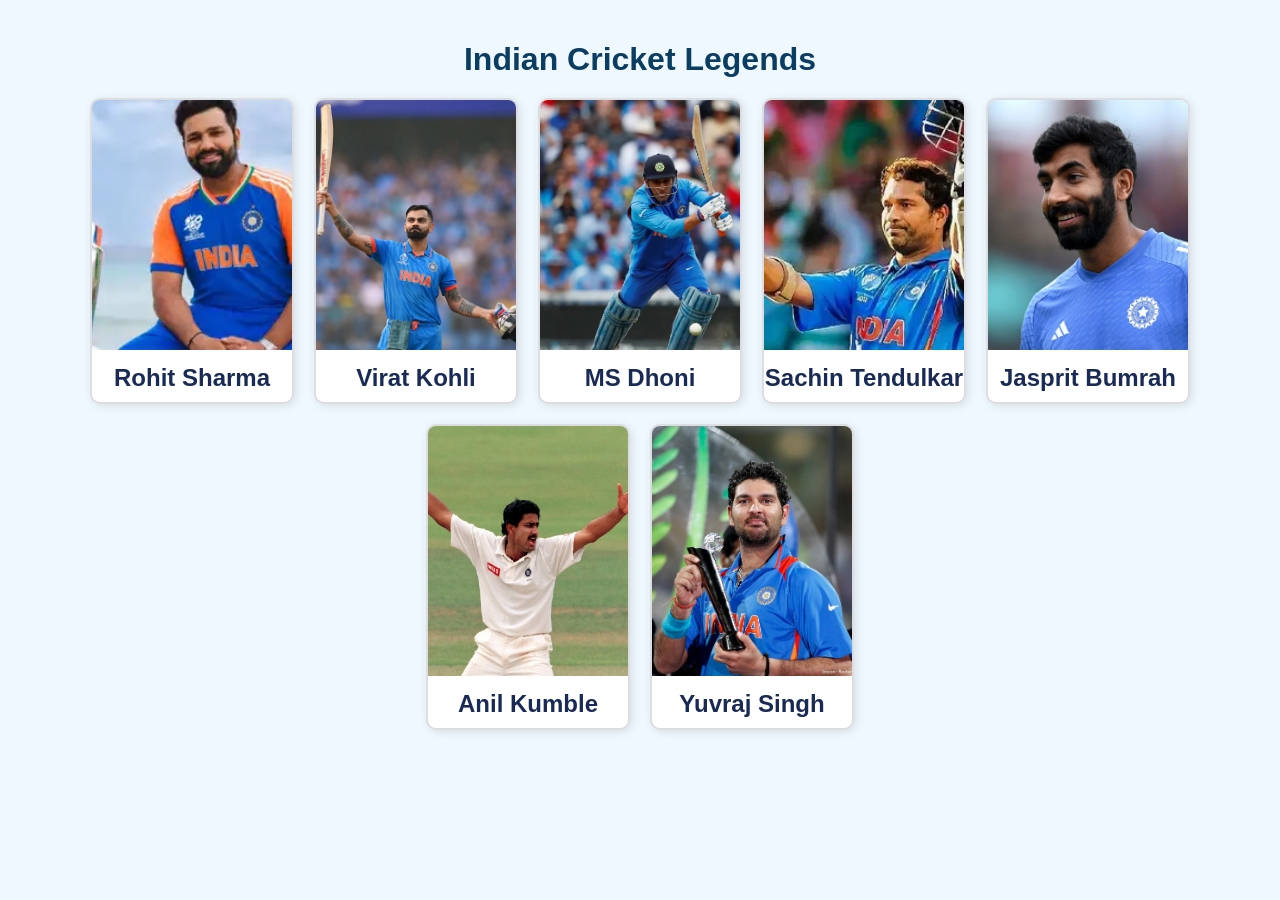
<file: index.html>
<!DOCTYPE html>
<html lang="en">
  <head>
    <meta charset="UTF-8" />
    <meta name="viewport" content="width=device-width, initial-scale=1" />
    <title>Indian Cricket Players</title>
    <link rel="stylesheet" href="style.css" />
  </head>
  <body>
    <h1>Indian Cricket Legends</h1>
    <div class="container">
      <a href="rohit.html" class="player">
        <img src="images/rohit.webp" alt="Rohit Sharma" />
        <h2>Rohit Sharma</h2>
      </a>
      <a href="kohli.html" class="player">
        <img src="images/virat.webp" alt="Virat Kohli" />
        <h2>Virat Kohli</h2>
      </a>
      <a href="msdhoni.html" class="player">
        <img src="images/ms.webp" alt="MS Dhoni" />
        <h2>MS Dhoni</h2>
      </a>
      <a href="tendulkar.html" class="player">
        <img src="images/sachin.webp" alt="Sachin Tendulkar" />
        <h2>Sachin Tendulkar</h2>
      </a>
      <a href="bumrah.html" class="player">
        <img src="images/bumrah.webp" alt="Jasprit Bumrah" />
        <h2>Jasprit Bumrah</h2>
      </a>
      <a href="kumble.html" class="player">
        <img src="images/anil.jpg" alt="Anil Kumble" />
        <h2>Anil Kumble</h2>
      </a>
      <a href="yuvraj.html" class="player">
        <img src="images/yuvi.jpg" alt="Yuvraj Singh" />
        <h2>Yuvraj Singh</h2>
      </a>
    </div>
  </body>
</html>
</file>
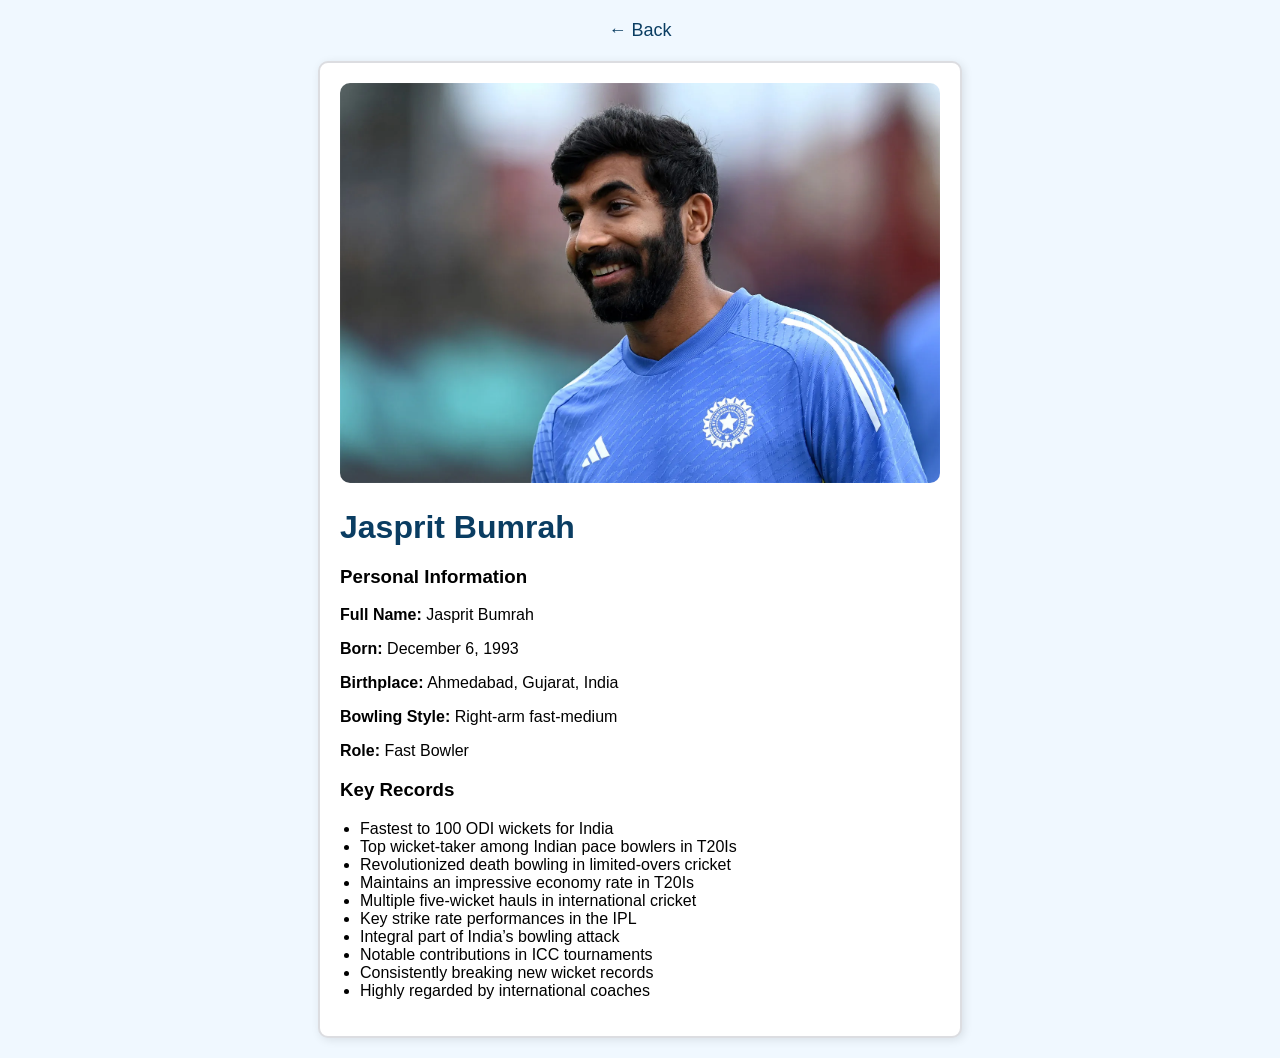
<file: bumrah.html>
<!DOCTYPE html>
<html lang="en">
  <head>
    <meta charset="UTF-8" />
    <meta name="viewport" content="width=device-width, initial-scale=1" />
    <title>Jasprit Bumrah - Player Details</title>
    <link rel="stylesheet" href="style.css" />
  </head>
  <body>
    <a href="index.html" class="back">← Back</a>
    <div class="player-detail">
      <img src="images/bumrah.webp" alt="Jasprit Bumrah" />
      <h1>Jasprit Bumrah</h1>
      <h3>Personal Information</h3>
      <p><strong>Full Name:</strong> Jasprit Bumrah</p>
      <p><strong>Born:</strong> December 6, 1993</p>
      <p><strong>Birthplace:</strong> Ahmedabad, Gujarat, India</p>
      <p><strong>Bowling Style:</strong> Right-arm fast-medium</p>
      <p><strong>Role:</strong> Fast Bowler</p>

      <h3>Key Records</h3>
      <ul>
        <li>Fastest to 100 ODI wickets for India</li>
        <li>Top wicket-taker among Indian pace bowlers in T20Is</li>
        <li>Revolutionized death bowling in limited-overs cricket</li>
        <li>Maintains an impressive economy rate in T20Is</li>
        <li>Multiple five-wicket hauls in international cricket</li>
        <li>Key strike rate performances in the IPL</li>
        <li>Integral part of India’s bowling attack</li>
        <li>Notable contributions in ICC tournaments</li>
        <li>Consistently breaking new wicket records</li>
        <li>Highly regarded by international coaches</li>
      </ul>
    </div>
  </body>
</html>
</file>
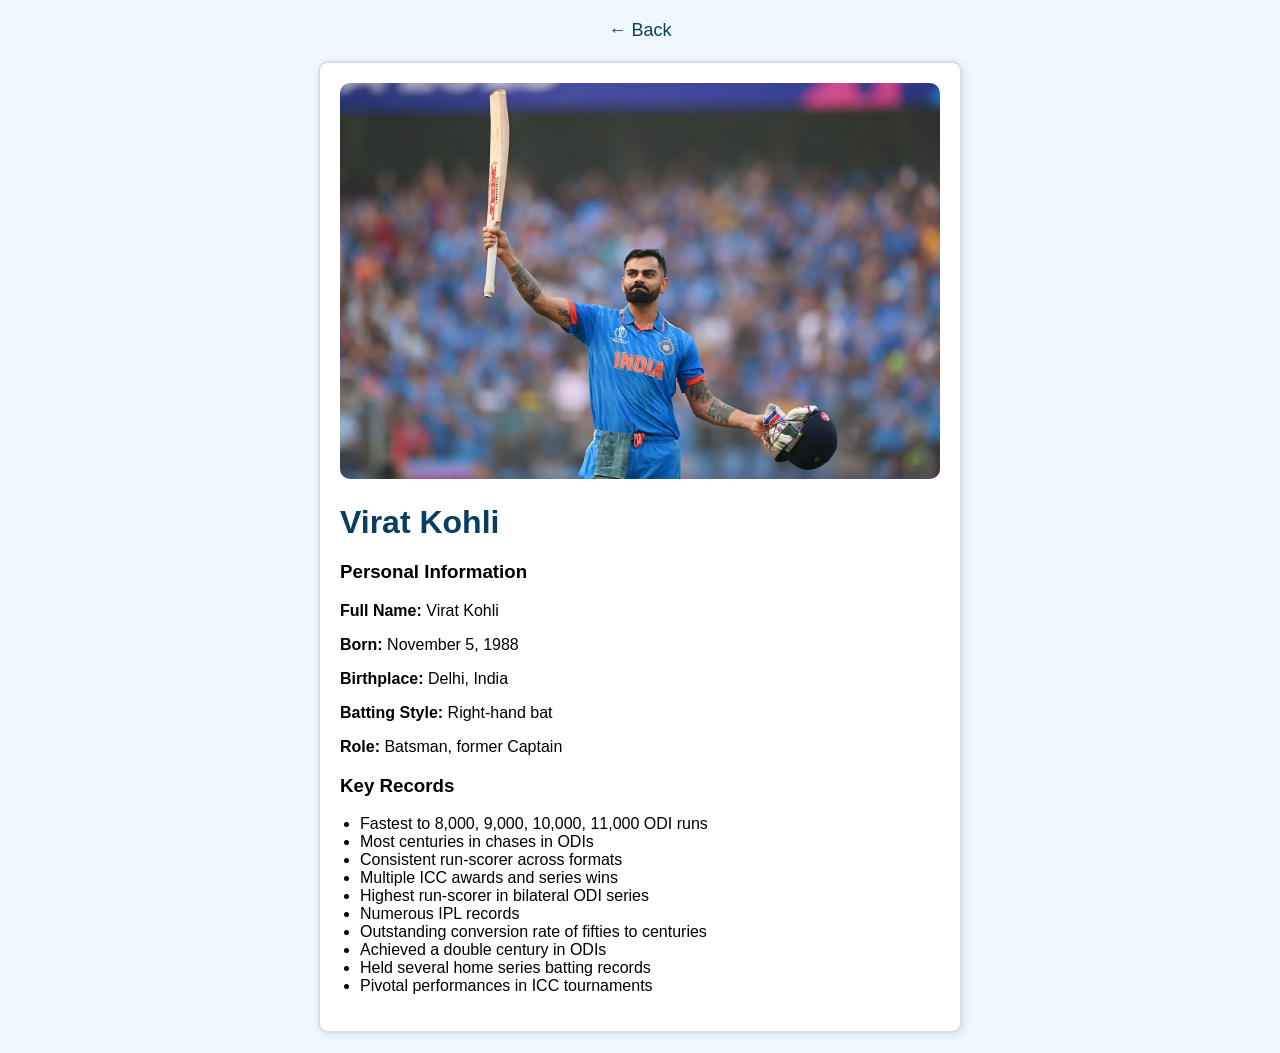
<file: kohli.html>
<!DOCTYPE html>
<html lang="en">
  <head>
    <meta charset="UTF-8" />
    <meta name="viewport" content="width=device-width, initial-scale=1" />
    <title>Virat Kohli - Player Details</title>
    <link rel="stylesheet" href="style.css" />
  </head>
  <body>
    <a href="index.html" class="back">← Back</a>
    <div class="player-detail">
      <img src="images/virat.webp" alt="Virat Kohli" />
      <h1>Virat Kohli</h1>
      <h3>Personal Information</h3>
      <p><strong>Full Name:</strong> Virat Kohli</p>
      <p><strong>Born:</strong> November 5, 1988</p>
      <p><strong>Birthplace:</strong> Delhi, India</p>
      <p><strong>Batting Style:</strong> Right-hand bat</p>
      <p><strong>Role:</strong> Batsman, former Captain</p>

      <h3>Key Records</h3>
      <ul>
        <li>Fastest to 8,000, 9,000, 10,000, 11,000 ODI runs</li>
        <li>Most centuries in chases in ODIs</li>
        <li>Consistent run-scorer across formats</li>
        <li>Multiple ICC awards and series wins</li>
        <li>Highest run-scorer in bilateral ODI series</li>
        <li>Numerous IPL records</li>
        <li>Outstanding conversion rate of fifties to centuries</li>
        <li>Achieved a double century in ODIs</li>
        <li>Held several home series batting records</li>
        <li>Pivotal performances in ICC tournaments</li>
      </ul>
    </div>
  </body>
</html>
</file>
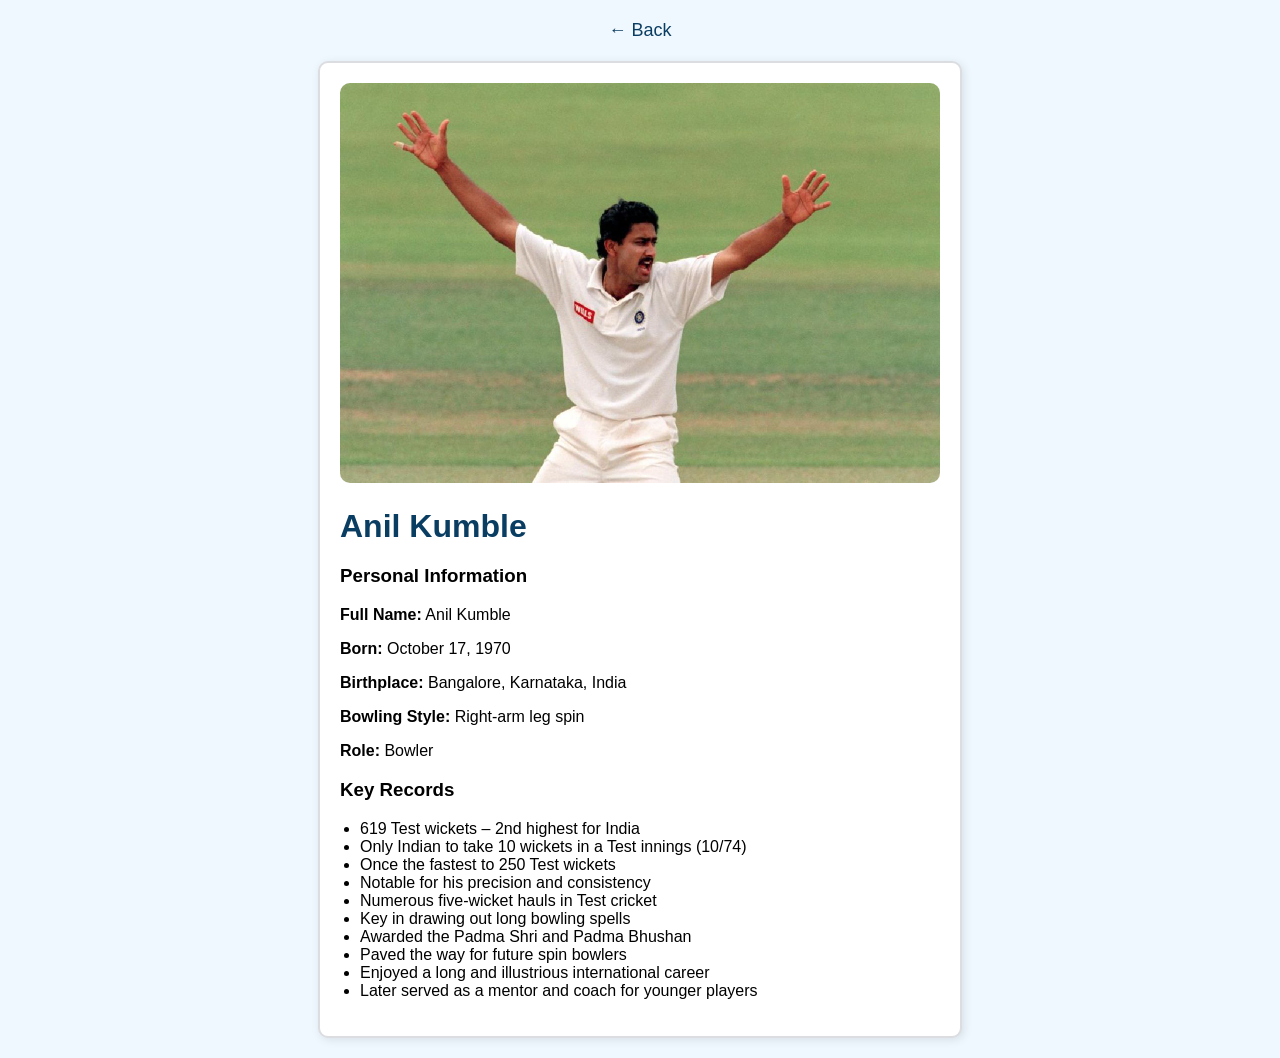
<file: kumble.html>
<!DOCTYPE html>
<html lang="en">
  <head>
    <meta charset="UTF-8" />
    <meta name="viewport" content="width=device-width, initial-scale=1" />
    <title>Anil Kumble - Player Details</title>
    <link rel="stylesheet" href="style.css" />
  </head>
  <body>
    <a href="index.html" class="back">← Back</a>
    <div class="player-detail">
      <img src="images/anil.jpg" alt="Anil Kumble" />
      <h1>Anil Kumble</h1>
      <h3>Personal Information</h3>
      <p><strong>Full Name:</strong> Anil Kumble</p>
      <p><strong>Born:</strong> October 17, 1970</p>
      <p><strong>Birthplace:</strong> Bangalore, Karnataka, India</p>
      <p><strong>Bowling Style:</strong> Right-arm leg spin</p>
      <p><strong>Role:</strong> Bowler</p>

      <h3>Key Records</h3>
      <ul>
        <li>619 Test wickets – 2nd highest for India</li>
        <li>Only Indian to take 10 wickets in a Test innings (10/74)</li>
        <li>Once the fastest to 250 Test wickets</li>
        <li>Notable for his precision and consistency</li>
        <li>Numerous five-wicket hauls in Test cricket</li>
        <li>Key in drawing out long bowling spells</li>
        <li>Awarded the Padma Shri and Padma Bhushan</li>
        <li>Paved the way for future spin bowlers</li>
        <li>Enjoyed a long and illustrious international career</li>
        <li>Later served as a mentor and coach for younger players</li>
      </ul>
    </div>
  </body>
</html>
</file>
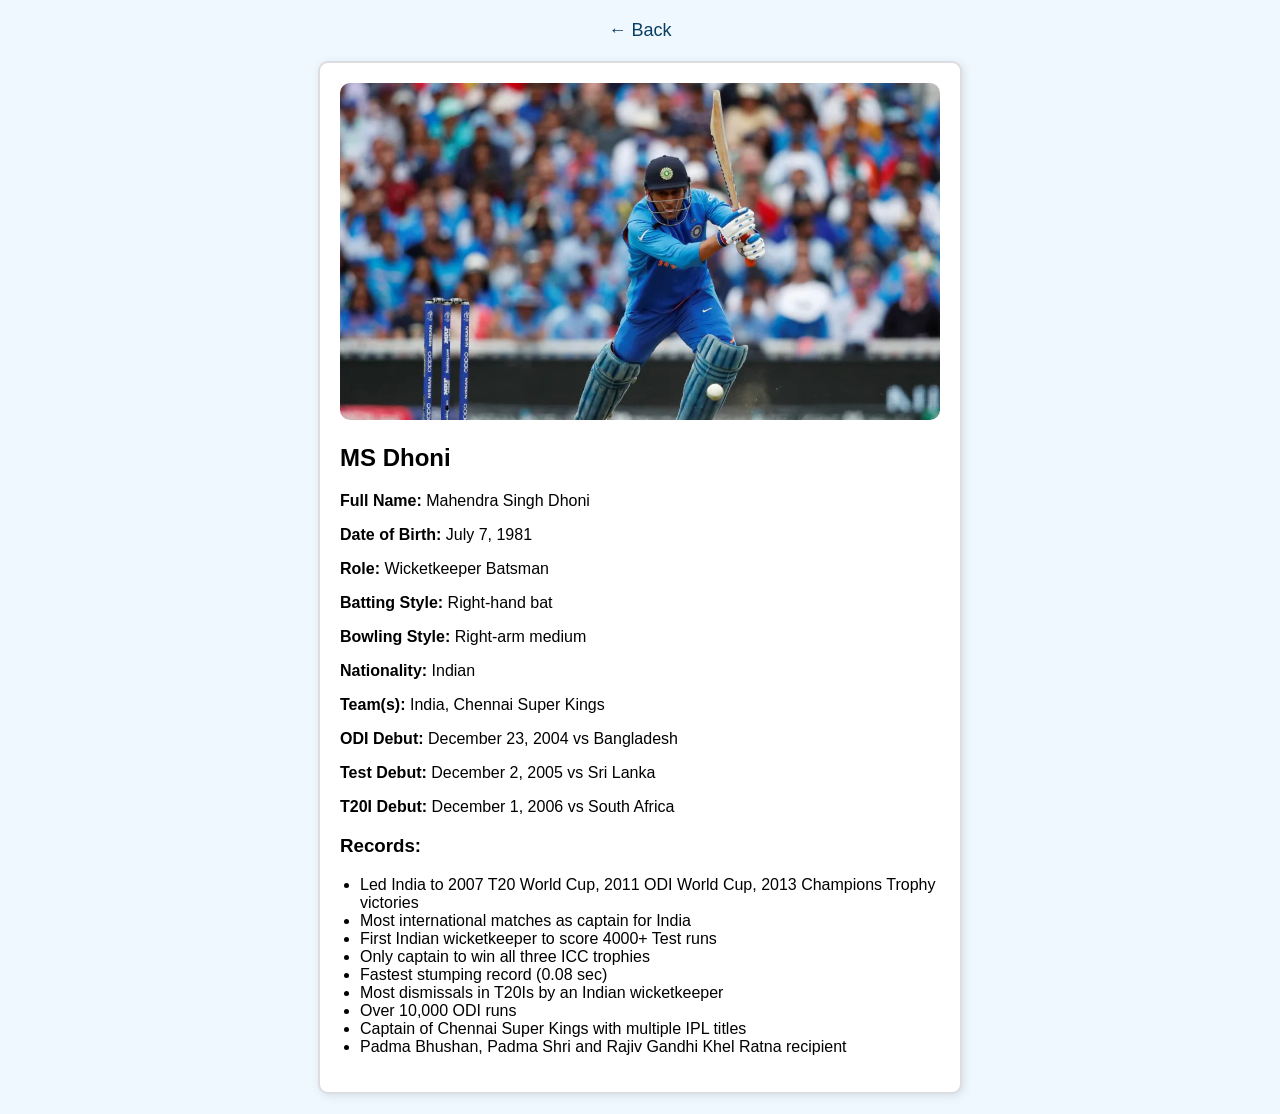
<file: msdhoni.html>
<!DOCTYPE html>
<html lang="en">
  <head>
    <meta charset="UTF-8" />
    <title>MS Dhoni</title>
    <link rel="stylesheet" href="style.css" />
  </head>
  <body>
    <a href="index.html" class="back">← Back</a>
    <div class="player-detail">
      <img src="images/ms.webp" alt="MS Dhoni" />
      <h2>MS Dhoni</h2>
      <p><strong>Full Name:</strong> Mahendra Singh Dhoni</p>
      <p><strong>Date of Birth:</strong> July 7, 1981</p>
      <p><strong>Role:</strong> Wicketkeeper Batsman</p>
      <p><strong>Batting Style:</strong> Right-hand bat</p>
      <p><strong>Bowling Style:</strong> Right-arm medium</p>
      <p><strong>Nationality:</strong> Indian</p>
      <p><strong>Team(s):</strong> India, Chennai Super Kings</p>
      <p><strong>ODI Debut:</strong> December 23, 2004 vs Bangladesh</p>
      <p><strong>Test Debut:</strong> December 2, 2005 vs Sri Lanka</p>
      <p><strong>T20I Debut:</strong> December 1, 2006 vs South Africa</p>

      <h3>Records:</h3>
      <ul>
        <li>
          Led India to 2007 T20 World Cup, 2011 ODI World Cup, 2013 Champions
          Trophy victories
        </li>
        <li>Most international matches as captain for India</li>
        <li>First Indian wicketkeeper to score 4000+ Test runs</li>
        <li>Only captain to win all three ICC trophies</li>
        <li>Fastest stumping record (0.08 sec)</li>
        <li>Most dismissals in T20Is by an Indian wicketkeeper</li>
        <li>Over 10,000 ODI runs</li>
        <li>Captain of Chennai Super Kings with multiple IPL titles</li>
        <li>Padma Bhushan, Padma Shri and Rajiv Gandhi Khel Ratna recipient</li>
      </ul>
    </div>
  </body>
</html>
</file>
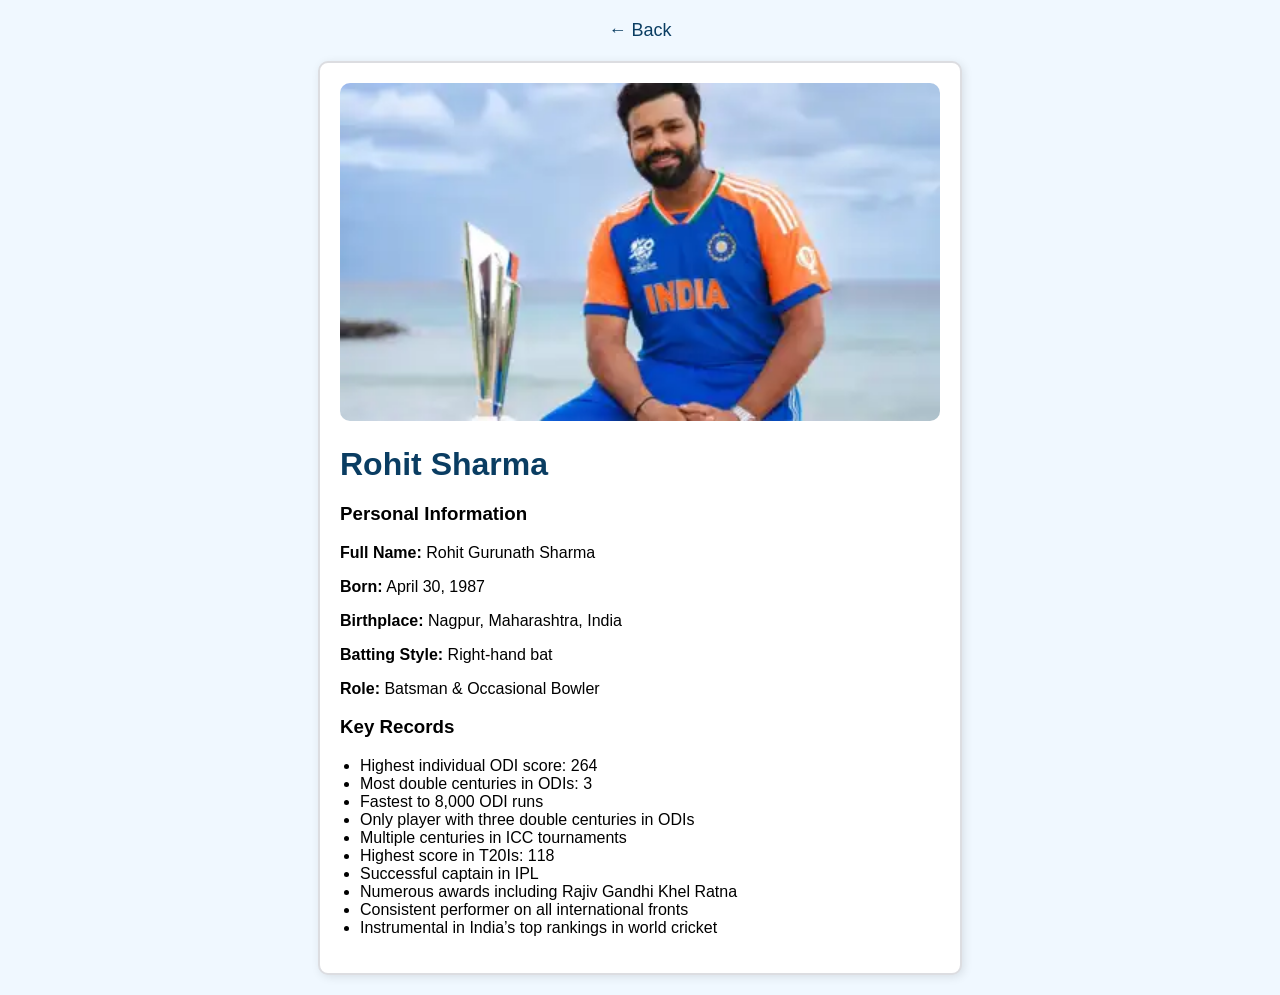
<file: rohit.html>
<!DOCTYPE html>
<html lang="en">
  <head>
    <meta charset="UTF-8" />
    <meta name="viewport" content="width=device-width, initial-scale=1" />
    <title>Rohit Sharma - Player Details</title>
    <link rel="stylesheet" href="style.css" />
  </head>
  <body>
    <a href="index.html" class="back">← Back</a>
    <div class="player-detail">
      <img src="images/rohit.webp" alt="Rohit Sharma" />
      <h1>Rohit Sharma</h1>
      <h3>Personal Information</h3>
      <p><strong>Full Name:</strong> Rohit Gurunath Sharma</p>
      <p><strong>Born:</strong> April 30, 1987</p>
      <p><strong>Birthplace:</strong> Nagpur, Maharashtra, India</p>
      <p><strong>Batting Style:</strong> Right-hand bat</p>
      <p><strong>Role:</strong> Batsman &amp; Occasional Bowler</p>

      <h3>Key Records</h3>
      <ul>
        <li>Highest individual ODI score: 264</li>
        <li>Most double centuries in ODIs: 3</li>
        <li>Fastest to 8,000 ODI runs</li>
        <li>Only player with three double centuries in ODIs</li>
        <li>Multiple centuries in ICC tournaments</li>
        <li>Highest score in T20Is: 118</li>
        <li>Successful captain in IPL</li>
        <li>Numerous awards including Rajiv Gandhi Khel Ratna</li>
        <li>Consistent performer on all international fronts</li>
        <li>Instrumental in India’s top rankings in world cricket</li>
      </ul>
    </div>
  </body>
</html>
</file>
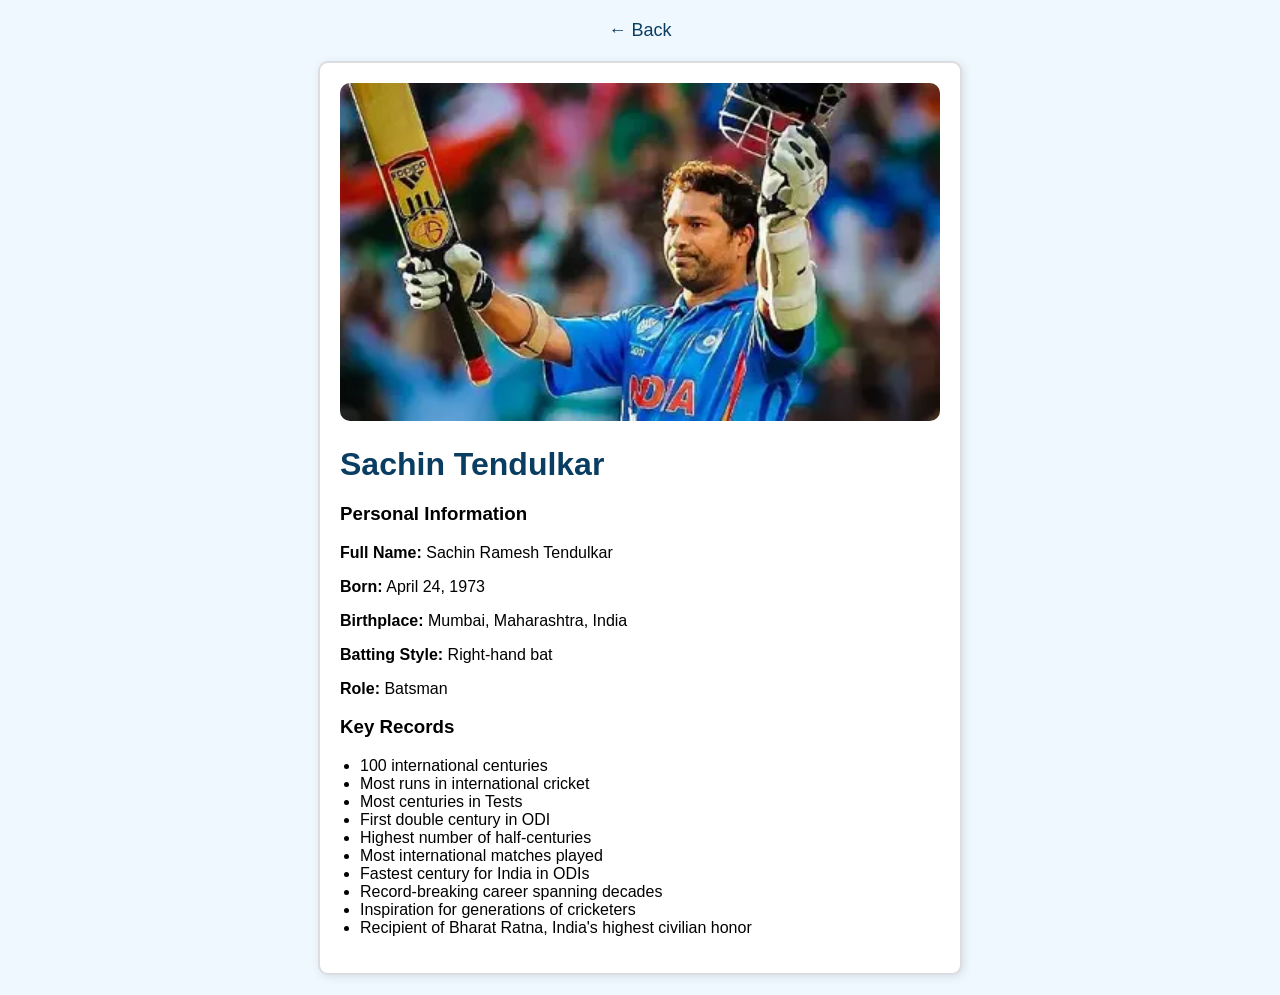
<file: tendulkar.html>
<!DOCTYPE html>
<html lang="en">
  <head>
    <meta charset="UTF-8" />
    <meta name="viewport" content="width=device-width, initial-scale=1" />
    <title>Sachin Tendulkar - Player Details</title>
    <link rel="stylesheet" href="style.css" />
  </head>
  <body>
    <a href="index.html" class="back">← Back</a>
    <div class="player-detail">
      <img src="images/sachin.webp" alt="Sachin Tendulkar" />
      <h1>Sachin Tendulkar</h1>
      <h3>Personal Information</h3>
      <p><strong>Full Name:</strong> Sachin Ramesh Tendulkar</p>
      <p><strong>Born:</strong> April 24, 1973</p>
      <p><strong>Birthplace:</strong> Mumbai, Maharashtra, India</p>
      <p><strong>Batting Style:</strong> Right-hand bat</p>
      <p><strong>Role:</strong> Batsman</p>

      <h3>Key Records</h3>
      <ul>
        <li>100 international centuries</li>
        <li>Most runs in international cricket</li>
        <li>Most centuries in Tests</li>
        <li>First double century in ODI</li>
        <li>Highest number of half-centuries</li>
        <li>Most international matches played</li>
        <li>Fastest century for India in ODIs</li>
        <li>Record-breaking career spanning decades</li>
        <li>Inspiration for generations of cricketers</li>
        <li>Recipient of Bharat Ratna, India's highest civilian honor</li>
      </ul>
    </div>
  </body>
</html>
</file>
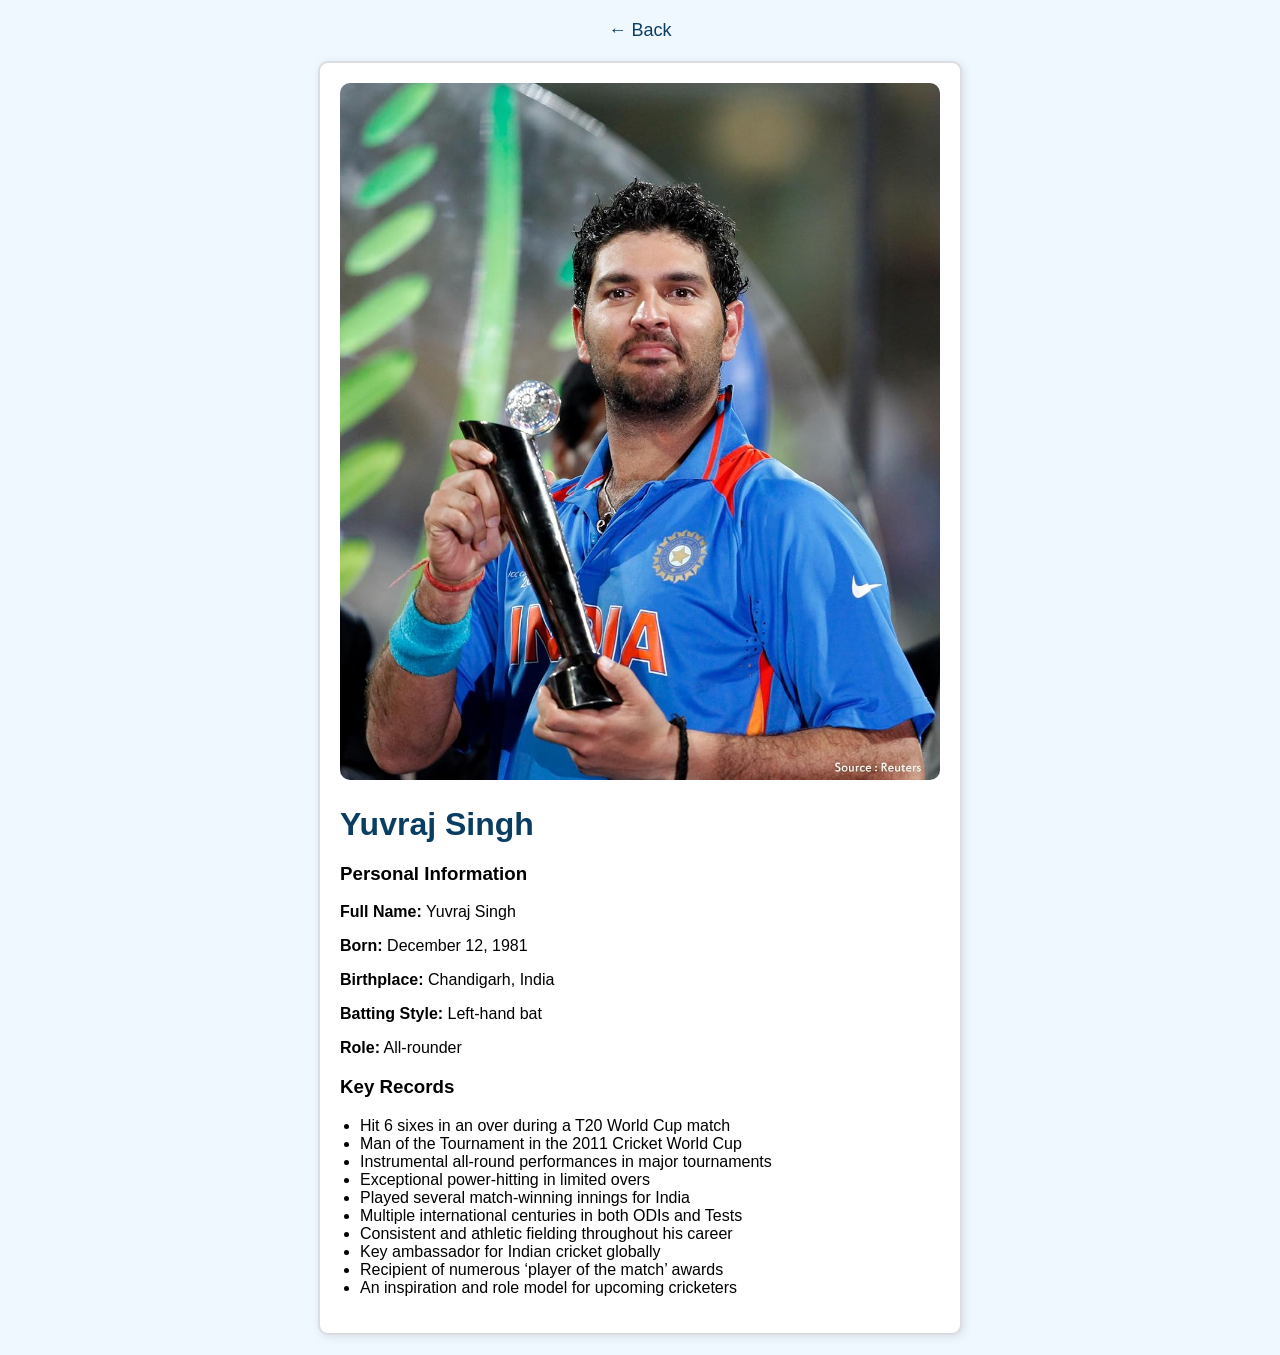
<file: yuvraj.html>
<!DOCTYPE html>
<html lang="en">
  <head>
    <meta charset="UTF-8" />
    <meta name="viewport" content="width=device-width, initial-scale=1" />
    <title>Yuvraj Singh - Player Details</title>
    <link rel="stylesheet" href="style.css" />
  </head>
  <body>
    <a href="index.html" class="back">← Back</a>
    <div class="player-detail">
      <img src="images/yuvi.jpg" alt="Yuvraj Singh" height="290px" />
      <h1>Yuvraj Singh</h1>
      <h3>Personal Information</h3>
      <p><strong>Full Name:</strong> Yuvraj Singh</p>
      <p><strong>Born:</strong> December 12, 1981</p>
      <p><strong>Birthplace:</strong> Chandigarh, India</p>
      <p><strong>Batting Style:</strong> Left-hand bat</p>
      <p><strong>Role:</strong> All-rounder</p>

      <h3>Key Records</h3>
      <ul>
        <li>Hit 6 sixes in an over during a T20 World Cup match</li>
        <li>Man of the Tournament in the 2011 Cricket World Cup</li>
        <li>Instrumental all-round performances in major tournaments</li>
        <li>Exceptional power-hitting in limited overs</li>
        <li>Played several match-winning innings for India</li>
        <li>Multiple international centuries in both ODIs and Tests</li>
        <li>Consistent and athletic fielding throughout his career</li>
        <li>Key ambassador for Indian cricket globally</li>
        <li>Recipient of numerous ‘player of the match’ awards</li>
        <li>An inspiration and role model for upcoming cricketers</li>
      </ul>
    </div>
  </body>
</html>
</file>
<file: style.css>
body {
    font-family: Arial, sans-serif;
    background: #f0f8ff;
    margin: 0;
    padding: 20px;
    text-align: center;
  }

  h1 {
    color: #0a3d62;
    margin-bottom: 20px;
  }
  
  .container {
    display: flex;
    flex-wrap: wrap;
    justify-content: center;
    gap: 20px;
    margin-top: 20px;
  }

  .player {
    background: #fff;
    border: 2px solid #dcdde1;
    border-radius: 10px;
    width: 200px;
    box-shadow: 2px 2px 10px rgba(0,0,0,0.1);
    text-decoration: none;
    color: #192a56;
    transition: transform 0.3s;
    overflow: hidden;
  }
  .player:hover {
    transform: scale(1.05);
  }
  .player img {
    width: 100%;
    height: 250px;
    object-fit: cover;
    align-content: center;
  }
  .player h2 {
    margin: 10px 0;
  }

  .player-detail {
    max-width: 600px;
    margin: 0 auto;
    background: #fff;
    border: 2px solid #dcdde1;
    border-radius: 10px;
    padding: 20px;
    box-shadow: 2px 2px 10px rgba(0,0,0,0.1);
    text-align: left;
  }
  .player-detail img {
    width: 100%;
    height: auto;
    border-radius: 10px;
  }

  .back {
    display: inline-block;
    margin-bottom: 20px;
    text-decoration: none;
    color: #0a3d62;
    font-size: 18px;
  }

  .player-detail ul {
    list-style-type: disc;
    padding-left: 20px;
  }
</file>
